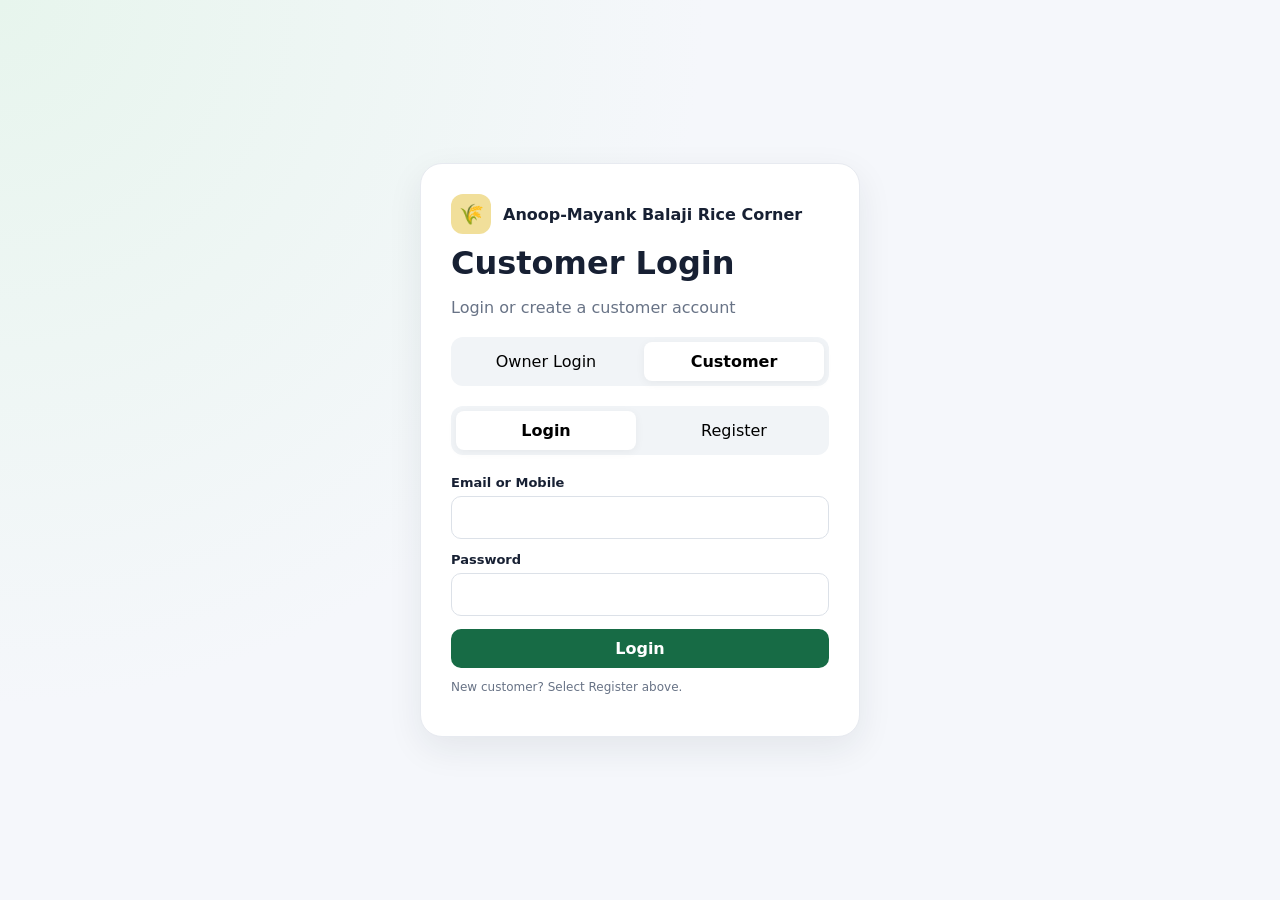
<file: index.html>
<!doctype html>
<html lang="en">
<head>
<meta charset="utf-8">
<meta name="viewport" content="width=device-width,initial-scale=1">
<title>RiceMart Pro — Wholesale Management</title>
<link rel="stylesheet" href="assets/style.css">
</head>
<body>
<div id="app"></div>
<script src="config/config.js"></script><script src="assets/app.js"></script>
</body>
</html>
</file>
<file: assets/style.css>
:root{--bg:#f5f7fb;--card:#fff;--text:#172033;--muted:#687386;--line:#e7eaf0;--primary:#176b45;--primary2:#0e5435;--gold:#d8a52b;--danger:#b42318;--shadow:0 12px 35px rgba(22,32,51,.08);font-family:Inter,system-ui,-apple-system,Segoe UI,Roboto,Arial,sans-serif}
*{box-sizing:border-box}body{margin:0;background:var(--bg);color:var(--text)}button,input,select{font:inherit}button{cursor:pointer;border:0}.hidden{display:none!important}
.topbar{height:70px;background:#fff;border-bottom:1px solid var(--line);display:flex;align-items:center;justify-content:space-between;padding:0 28px;position:sticky;top:0;z-index:10}.brand{display:flex;gap:12px;align-items:center;font-weight:800}.logo{width:40px;height:40px;border-radius:12px;background:linear-gradient(135deg,var(--primary),#2c9b67);display:grid;place-items:center;color:#fff;font-size:20px}.top-actions{display:flex;gap:10px;align-items:center}
.layout{display:grid;grid-template-columns:245px 1fr;min-height:calc(100vh - 70px)}.side{background:#fff;border-right:1px solid var(--line);padding:22px 14px}.nav{display:flex;flex-direction:column;gap:6px}.nav button{background:transparent;text-align:left;padding:12px 14px;border-radius:10px;color:#536073}.nav button.active,.nav button:hover{background:#eaf5ef;color:var(--primary);font-weight:700}.content{padding:28px;max-width:1500px;width:100%;margin:auto}.page-head{display:flex;justify-content:space-between;align-items:center;margin-bottom:22px}.page-head h1{margin:0;font-size:28px}.muted{color:var(--muted)}.grid{display:grid;gap:16px}.stats{grid-template-columns:repeat(4,minmax(0,1fr))}.card{background:var(--card);border:1px solid var(--line);border-radius:16px;box-shadow:var(--shadow);padding:20px}.stat{display:flex;justify-content:space-between;align-items:flex-start}.stat .num{font-size:27px;font-weight:800;margin-top:7px}.iconbox{width:42px;height:42px;border-radius:12px;background:#edf7f1;display:grid;place-items:center}.two{grid-template-columns:1.4fr 1fr}.three{grid-template-columns:repeat(3,1fr)}
.btn{padding:10px 15px;border-radius:10px;font-weight:700}.primary{background:var(--primary);color:#fff}.primary:hover{background:var(--primary2)}.light{background:#eef2f6;color:#334155}.danger{background:#fff0ef;color:var(--danger)}.gold{background:#fff7dc;color:#7a5a00}.outline{background:#fff;border:1px solid var(--line);color:#334155}
.table-wrap{overflow:auto}.table{width:100%;border-collapse:collapse}.table th,.table td{text-align:left;padding:13px 10px;border-bottom:1px solid var(--line);white-space:nowrap}.table th{font-size:12px;text-transform:uppercase;color:var(--muted);letter-spacing:.05em}.badge{display:inline-flex;padding:5px 9px;border-radius:99px;font-size:12px;font-weight:700;background:#edf7f1;color:var(--primary)}.badge.pending{background:#fff7dc;color:#7a5a00}.badge.danger{background:#fff0ef;color:var(--danger)}
.form{display:grid;gap:13px}.row{display:grid;grid-template-columns:repeat(2,1fr);gap:13px}.field label{display:block;font-size:13px;font-weight:700;margin-bottom:6px}.field input,.field select,.field textarea{width:100%;padding:11px 12px;border:1px solid #dce1e8;border-radius:10px;background:#fff;outline:none}.field input:focus,.field select:focus{border-color:var(--primary)}
.login{min-height:100vh;display:grid;place-items:center;padding:20px;background:radial-gradient(circle at top left,#e7f5ed,transparent 45%),var(--bg)}.loginbox{width:min(440px,100%);background:#fff;border:1px solid var(--line);border-radius:22px;box-shadow:var(--shadow);padding:30px}.loginbox h1{margin:10px 0 5px}.role-tabs{display:flex;gap:8px;background:#f1f4f7;padding:5px;border-radius:12px;margin:20px 0}.role-tabs button{flex:1;padding:10px;border-radius:8px;background:transparent}.role-tabs button.active{background:#fff;box-shadow:0 2px 10px #0000000d;font-weight:800}
.product{display:flex;justify-content:space-between;gap:15px;align-items:center}.product strong{font-size:16px}.price{font-weight:800;color:var(--primary)}.cart-line{display:flex;justify-content:space-between;padding:12px 0;border-bottom:1px solid var(--line)}.total{display:flex;justify-content:space-between;font-size:20px;font-weight:800;padding-top:15px}.notice{padding:12px 14px;border-radius:10px;background:#eef7ff;color:#164e63;font-size:13px}
.modal{position:fixed;inset:0;background:#0007;display:grid;place-items:center;padding:20px;z-index:50}.modalbox{background:#fff;border-radius:18px;width:min(720px,100%);max-height:90vh;overflow:auto;padding:24px}.modalhead{display:flex;justify-content:space-between;align-items:center;margin-bottom:15px}.close{background:#eef2f6;border-radius:9px;width:35px;height:35px}
.invoice{max-width:800px;margin:auto;background:#fff;padding:30px}.invoice-head{display:flex;justify-content:space-between;border-bottom:2px solid var(--text);padding-bottom:18px;margin-bottom:20px}.invoice-total{text-align:right;margin-top:20px;font-size:18px}
@media(max-width:900px){.layout{grid-template-columns:1fr}.side{display:none}.stats,.two,.three{grid-template-columns:1fr 1fr}.content{padding:18px}.topbar{padding:0 15px}}
@media(max-width:600px){.stats,.two,.three,.row{grid-template-columns:1fr}.page-head{gap:10px;align-items:flex-start;flex-direction:column}.top-actions .hide-sm{display:none}}
@media print{.topbar,.side,.no-print{display:none!important}.layout{display:block}.content{padding:0}.invoice{box-shadow:none;border:0}}

/* Rice shop theme */
body:before{content:"";position:fixed;inset:0;z-index:-2;background:
radial-gradient(circle at 15% 15%,rgba(247,223,153,.28),transparent 30%),
radial-gradient(circle at 85% 20%,rgba(213,231,188,.28),transparent 30%),
linear-gradient(135deg,#fffdf5 0%,#f7f4e7 45%,#eef4e8 100%);}
.brand .logo{background:#f1df9a;}
.badge.danger{background:#fee2e2;color:#991b1b;}
</file>
